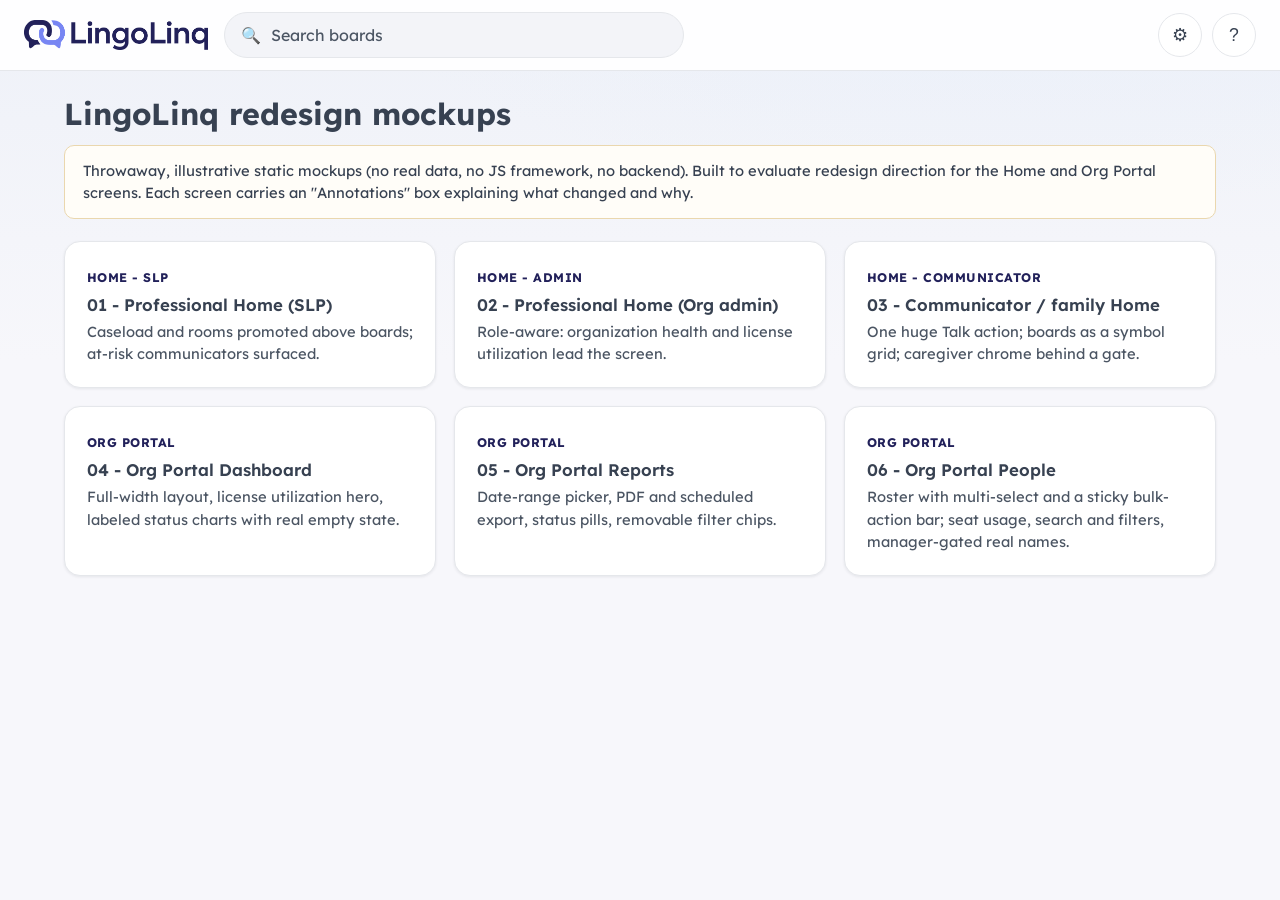
<file: index.html>
<!DOCTYPE html>
<html lang="en">
<head>
  <meta charset="UTF-8" />
  <meta name="viewport" content="width=device-width, initial-scale=1.0" />
  <title>LingoLinq Redesign Mockups - Gallery</title>
  <link rel="preconnect" href="https://fonts.googleapis.com" />
  <link rel="preconnect" href="https://fonts.gstatic.com" crossorigin />
  <link href="https://fonts.googleapis.com/css2?family=Lexend:wght@400;500;600;700&family=Atkinson+Hyperlegible:wght@400;700&display=swap" rel="stylesheet" />
  <link rel="icon" type="image/png" href="favicon.png" />
    <link rel="stylesheet" href="style.css?v=3" />
</head>
<body>
  <header class="topbar">
    <a class="brand" href="index.html"><img src="lingolinq-logo.png" alt="LingoLinq" height="30" /></a>
    <div class="search" role="search">
      <span aria-hidden="true">&#128269;</span>
      <input type="search" placeholder="Search boards" aria-label="Search boards" />
    </div>
    <div class="topbar-right">
      <button class="icon-btn" aria-label="Settings">&#9881;</button>
      <button class="icon-btn" aria-label="Help">?</button>
    </div>
  </header>

  <main>
    <h1>LingoLinq redesign mockups</h1>
    <div class="note-banner">
      Throwaway, illustrative static mockups (no real data, no JS framework, no backend). Built to evaluate redesign
      direction for the Home and Org Portal screens. Each screen carries an "Annotations" box explaining what changed and why.
    </div>

    <section class="gallery-grid">
      <a class="card gallery-card" href="01-home-slp.html">
        <span class="tag">Home - SLP</span>
        <h3>01 - Professional Home (SLP)</h3>
        <p>Caseload and rooms promoted above boards; at-risk communicators surfaced.</p>
      </a>
      <a class="card gallery-card" href="02-home-admin.html">
        <span class="tag">Home - Admin</span>
        <h3>02 - Professional Home (Org admin)</h3>
        <p>Role-aware: organization health and license utilization lead the screen.</p>
      </a>
      <a class="card gallery-card" href="03-home-communicator.html">
        <span class="tag">Home - Communicator</span>
        <h3>03 - Communicator / family Home</h3>
        <p>One huge Talk action; boards as a symbol grid; caregiver chrome behind a gate.</p>
      </a>
      <a class="card gallery-card" href="04-org-portal-landing.html">
        <span class="tag">Org Portal</span>
        <h3>04 - Org Portal Dashboard</h3>
        <p>Full-width layout, license utilization hero, labeled status charts with real empty state.</p>
      </a>
      <a class="card gallery-card" href="05-org-reports.html">
        <span class="tag">Org Portal</span>
        <h3>05 - Org Portal Reports</h3>
        <p>Date-range picker, PDF and scheduled export, status pills, removable filter chips.</p>
      </a>
      <a class="card gallery-card" href="06-org-people.html">
        <span class="tag">Org Portal</span>
        <h3>06 - Org Portal People</h3>
        <p>Roster with multi-select and a sticky bulk-action bar; seat usage, search and filters, manager-gated real names.</p>
      </a>
    </section>
  </main>
</body>
</html>
</file>
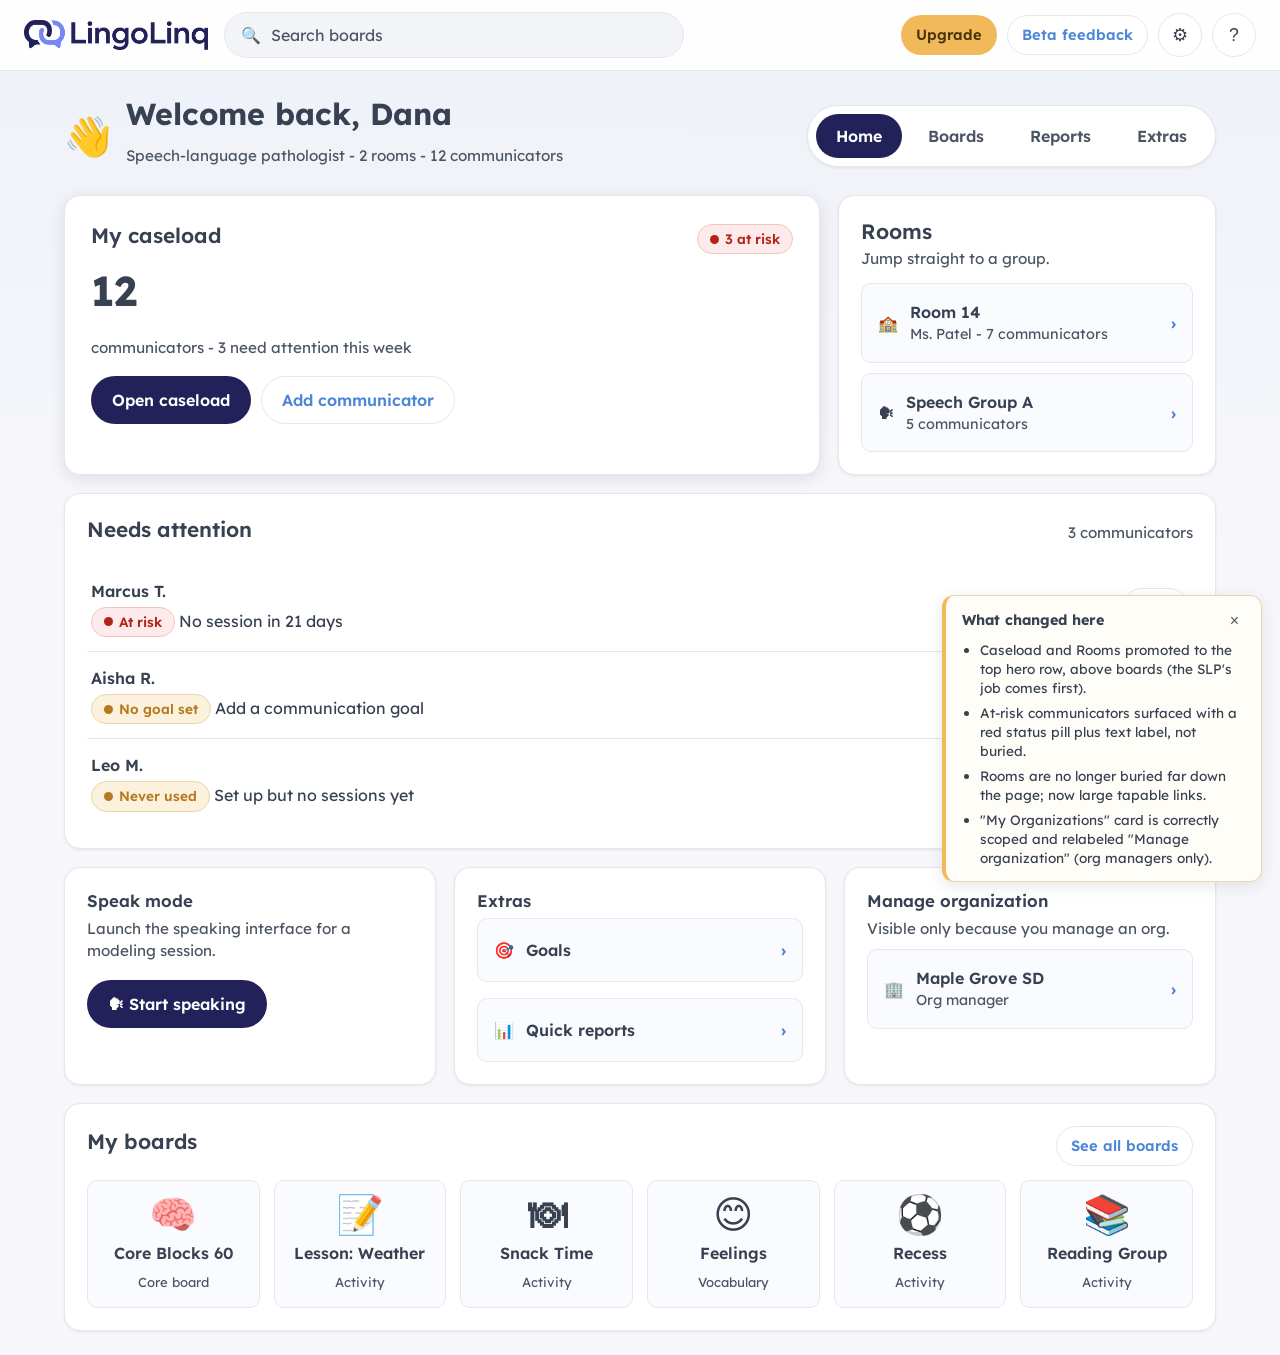
<file: 01-home-slp.html>
<!DOCTYPE html>
<html lang="en">
<head>
  <meta charset="UTF-8" />
  <meta name="viewport" content="width=device-width, initial-scale=1.0" />
  <title>LingoLinq - Home (SLP)</title>
  <link rel="preconnect" href="https://fonts.googleapis.com" />
  <link rel="preconnect" href="https://fonts.gstatic.com" crossorigin />
  <link href="https://fonts.googleapis.com/css2?family=Lexend:wght@400;500;600;700&family=Atkinson+Hyperlegible:wght@400;700&display=swap" rel="stylesheet" />
  <link rel="icon" type="image/png" href="favicon.png" />
    <link rel="stylesheet" href="style.css?v=2" />
</head>
<body>
  <header class="topbar">
    <a class="brand" href="index.html"><img src="lingolinq-logo.png" alt="LingoLinq" height="30" /></a>
    <div class="search" role="search">
      <span aria-hidden="true">&#128269;</span>
      <input type="search" placeholder="Search boards" aria-label="Search boards" />
    </div>
    <div class="topbar-right">
      <a class="btn btn-amber btn-sm" href="#">Upgrade</a>
      <button class="btn btn-ghost btn-sm" type="button">Beta feedback</button>
      <button class="icon-btn" aria-label="Settings">&#9881;</button>
      <button class="icon-btn" aria-label="Help">?</button>
    </div>
  </header>

  <main>
    <div class="page-head">
      <div class="greeting">
        <span class="emoji" aria-hidden="true">&#128075;</span>
        <div>
          <h1>Welcome back, Dana</h1>
          <p class="subtle">Speech-language pathologist - 2 rooms - 12 communicators</p>
        </div>
      </div>
      <nav class="tabs" aria-label="Primary">
        <a class="tab" href="01-home-slp.html" aria-current="page">Home</a>
        <a class="tab" href="#">Boards</a>
        <a class="tab" href="#">Reports</a>
        <a class="tab" href="#">Extras</a>
      </nav>
    </div>

    <!-- HERO ROW: caseload dominant + rooms -->
    <section class="row row-2">
      <div class="card card-hero">
        <div class="card-head">
          <h2 class="mt0">My caseload</h2>
          <span class="pill pill-risk"><span class="dot-status dot-risk" aria-hidden="true"></span>3 at risk</span>
        </div>
        <p class="big-num">12</p>
        <p class="subtle" style="margin-top:4px;">communicators - 3 need attention this week</p>
        <div class="flex" style="margin-top:16px;">
          <a class="btn btn-primary" href="#">Open caseload</a>
          <a class="btn btn-ghost" href="#">Add communicator</a>
        </div>
      </div>

      <div class="card">
        <h2 class="mt0">Rooms</h2>
        <p class="subtle" style="margin-top:-4px;margin-bottom:12px;">Jump straight to a group.</p>
        <a class="taplink" href="#">
          <span aria-hidden="true">&#127979;</span>
          <span class="lead">Room 14 <span class="meta">Ms. Patel - 7 communicators</span></span>
          <span class="chev" aria-hidden="true">&rsaquo;</span>
        </a>
        <a class="taplink" href="#">
          <span aria-hidden="true">&#128483;</span>
          <span class="lead">Speech Group A <span class="meta">5 communicators</span></span>
          <span class="chev" aria-hidden="true">&rsaquo;</span>
        </a>
      </div>
    </section>

    <!-- SECOND ROW: needs attention -->
    <section class="card" style="margin-bottom:18px;">
      <div class="card-head">
        <h2 class="mt0">Needs attention</h2>
        <span class="subtle">3 communicators</span>
      </div>
      <ul class="attn-list">
        <li>
          <span class="attn-left">
            <span class="attn-name">Marcus T.</span>
            <span><span class="pill pill-risk"><span class="dot-status dot-risk" aria-hidden="true"></span>At risk</span> No session in 21 days</span>
          </span>
          <a class="btn btn-ghost btn-sm" href="#">View</a>
        </li>
        <li>
          <span class="attn-left">
            <span class="attn-name">Aisha R.</span>
            <span><span class="pill pill-warn"><span class="dot-status dot-warn" aria-hidden="true"></span>No goal set</span> Add a communication goal</span>
          </span>
          <a class="btn btn-ghost btn-sm" href="#">View</a>
        </li>
        <li>
          <span class="attn-left">
            <span class="attn-name">Leo M.</span>
            <span><span class="pill pill-warn"><span class="dot-status dot-warn" aria-hidden="true"></span>Never used</span> Set up but no sessions yet</span>
          </span>
          <a class="btn btn-ghost btn-sm" href="#">View</a>
        </li>
      </ul>
    </section>

    <!-- THIRD ROW: speak mode + boards + extras -->
    <section class="row row-3">
      <div class="card">
        <h3 class="mt0">Speak mode</h3>
        <p class="subtle">Launch the speaking interface for a modeling session.</p>
        <a class="btn btn-primary" href="#" style="margin-top:8px;">&#128483; Start speaking</a>
      </div>
      <div class="card">
        <h3 class="mt0">Extras</h3>
        <div class="stack" style="margin-top:6px;">
          <a class="taplink" href="#"><span aria-hidden="true">&#127919;</span><span class="lead">Goals</span><span class="chev" aria-hidden="true">&rsaquo;</span></a>
          <a class="taplink" href="#"><span aria-hidden="true">&#128202;</span><span class="lead">Quick reports</span><span class="chev" aria-hidden="true">&rsaquo;</span></a>
        </div>
      </div>
      <div class="card">
        <h3 class="mt0">Manage organization</h3>
        <p class="subtle">Visible only because you manage an org.</p>
        <a class="taplink" href="04-org-portal-landing.html">
          <span aria-hidden="true">&#127970;</span>
          <span class="lead">Maple Grove SD <span class="meta">Org manager</span></span>
          <span class="chev" aria-hidden="true">&rsaquo;</span>
        </a>
      </div>
    </section>

    <!-- Boards as wrapping grid (no carousel) -->
    <section class="card">
      <div class="card-head">
        <h2 class="mt0">My boards</h2>
        <a class="btn btn-ghost btn-sm" href="#">See all boards</a>
      </div>
      <div class="board-grid">
        <a class="board-tile" href="#"><span class="sym" aria-hidden="true">&#129504;</span>Core Blocks 60<span class="sub">Core board</span></a>
        <a class="board-tile" href="#"><span class="sym" aria-hidden="true">&#128221;</span>Lesson: Weather<span class="sub">Activity</span></a>
        <a class="board-tile" href="#"><span class="sym" aria-hidden="true">&#127869;</span>Snack Time<span class="sub">Activity</span></a>
        <a class="board-tile" href="#"><span class="sym" aria-hidden="true">&#128522;</span>Feelings<span class="sub">Vocabulary</span></a>
        <a class="board-tile" href="#"><span class="sym" aria-hidden="true">&#9917;</span>Recess<span class="sub">Activity</span></a>
        <a class="board-tile" href="#"><span class="sym" aria-hidden="true">&#128218;</span>Reading Group<span class="sub">Activity</span></a>
      </div>
    </section>
  </main>

  <aside class="annotations" aria-label="What changed on this screen">
    <h4>What changed here <button class="x" aria-label="Dismiss">&times;</button></h4>
    <ul>
      <li>Caseload and Rooms promoted to the top hero row, above boards (the SLP's job comes first).</li>
      <li>At-risk communicators surfaced with a red status pill plus text label, not buried.</li>
      <li>Rooms are no longer buried far down the page; now large tapable links.</li>
      <li>"My Organizations" card is correctly scoped and relabeled "Manage organization" (org managers only).</li>
    </ul>
  </aside>
</body>
</html>
</file>
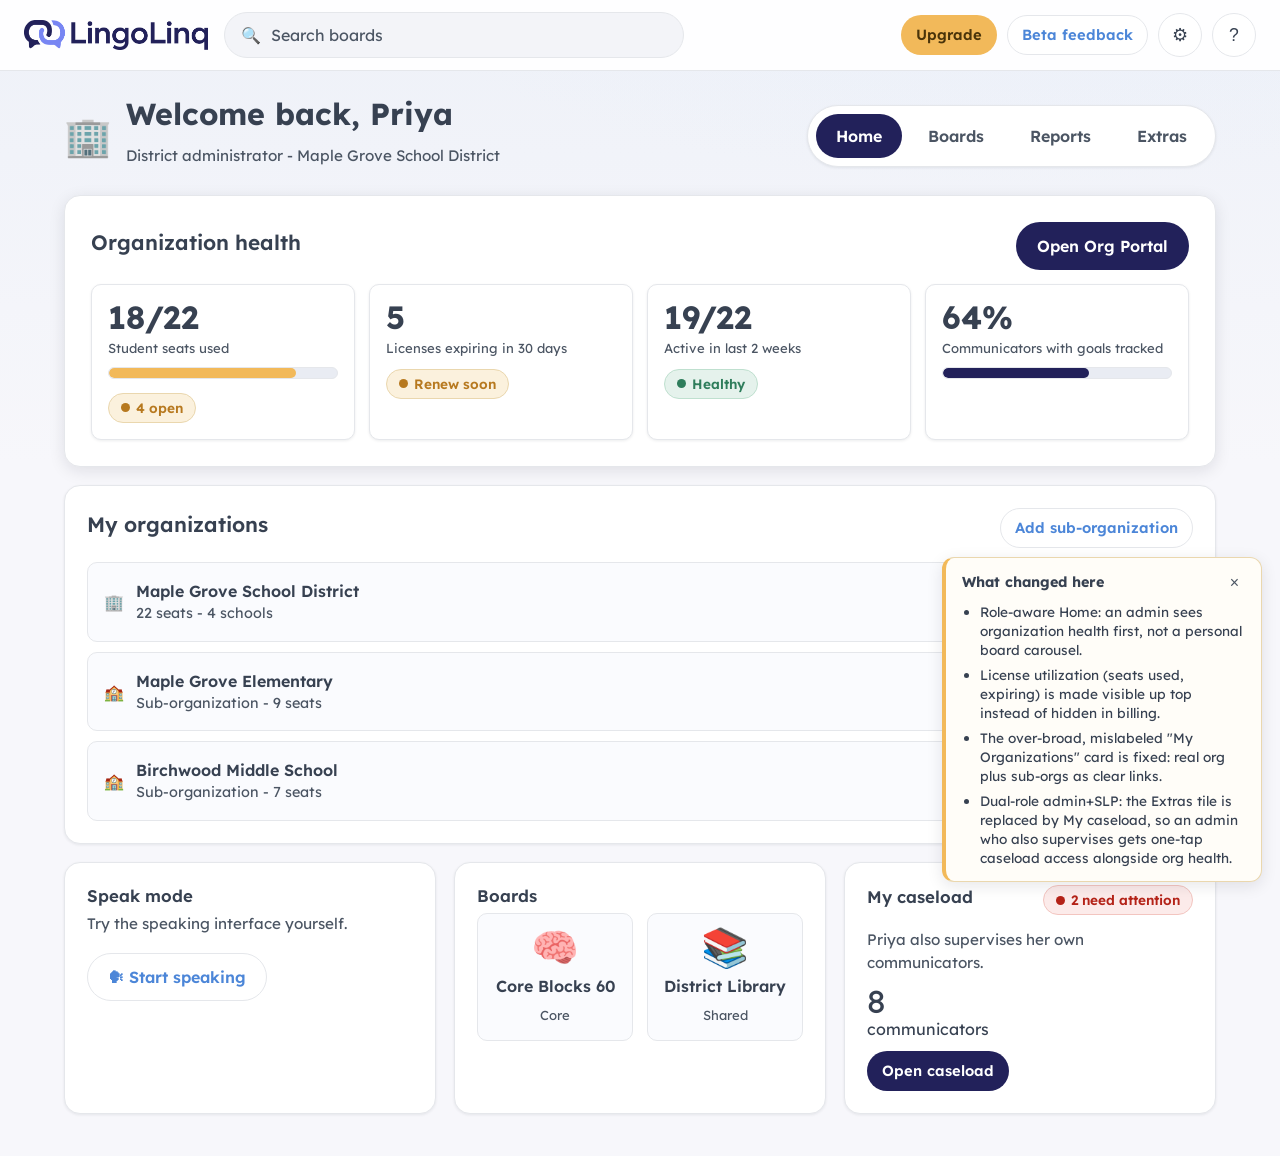
<file: 02-home-admin.html>
<!DOCTYPE html>
<html lang="en">
<head>
  <meta charset="UTF-8" />
  <meta name="viewport" content="width=device-width, initial-scale=1.0" />
  <title>LingoLinq - Home (Org admin)</title>
  <link rel="preconnect" href="https://fonts.googleapis.com" />
  <link rel="preconnect" href="https://fonts.gstatic.com" crossorigin />
  <link href="https://fonts.googleapis.com/css2?family=Lexend:wght@400;500;600;700&family=Atkinson+Hyperlegible:wght@400;700&display=swap" rel="stylesheet" />
  <link rel="icon" type="image/png" href="favicon.png" />
    <link rel="stylesheet" href="style.css?v=2" />
</head>
<body>
  <header class="topbar">
    <a class="brand" href="index.html"><img src="lingolinq-logo.png" alt="LingoLinq" height="30" /></a>
    <div class="search" role="search">
      <span aria-hidden="true">&#128269;</span>
      <input type="search" placeholder="Search boards" aria-label="Search boards" />
    </div>
    <div class="topbar-right">
      <a class="btn btn-amber btn-sm" href="#">Upgrade</a>
      <button class="btn btn-ghost btn-sm" type="button">Beta feedback</button>
      <button class="icon-btn" aria-label="Settings">&#9881;</button>
      <button class="icon-btn" aria-label="Help">?</button>
    </div>
  </header>

  <main>
    <div class="page-head">
      <div class="greeting">
        <span class="emoji" aria-hidden="true">&#127970;</span>
        <div>
          <h1>Welcome back, Priya</h1>
          <p class="subtle">District administrator - Maple Grove School District</p>
        </div>
      </div>
      <nav class="tabs" aria-label="Primary">
        <a class="tab" href="02-home-admin.html" aria-current="page">Home</a>
        <a class="tab" href="#">Boards</a>
        <a class="tab" href="#">Reports</a>
        <a class="tab" href="#">Extras</a>
      </nav>
    </div>

    <!-- HERO ROW: organization health -->
    <section class="card card-hero" style="margin-bottom:18px;">
      <div class="card-head">
        <h2 class="mt0">Organization health</h2>
        <a class="btn btn-primary" href="04-org-portal-landing.html">Open Org Portal</a>
      </div>
      <div class="kpi-grid">
        <div class="kpi">
          <div class="num">18/22</div>
          <div class="lbl">Student seats used</div>
          <div class="progress amber"><span style="width:82%"></span></div>
          <span class="pill pill-warn" style="margin-top:6px;"><span class="dot-status dot-warn" aria-hidden="true"></span>4 open</span>
        </div>
        <div class="kpi">
          <div class="num">5</div>
          <div class="lbl">Licenses expiring in 30 days</div>
          <span class="pill pill-warn" style="margin-top:10px;"><span class="dot-status dot-warn" aria-hidden="true"></span>Renew soon</span>
        </div>
        <div class="kpi">
          <div class="num">19/22</div>
          <div class="lbl">Active in last 2 weeks</div>
          <span class="pill pill-ok" style="margin-top:10px;"><span class="dot-status dot-ok" aria-hidden="true"></span>Healthy</span>
        </div>
        <div class="kpi">
          <div class="num">64%</div>
          <div class="lbl">Communicators with goals tracked</div>
          <div class="progress"><span style="width:64%"></span></div>
        </div>
      </div>
    </section>

    <!-- SECOND ROW: My Organizations prominent -->
    <section class="card" style="margin-bottom:18px;">
      <div class="card-head">
        <h2 class="mt0">My organizations</h2>
        <a class="btn btn-ghost btn-sm" href="#">Add sub-organization</a>
      </div>
      <a class="taplink" href="04-org-portal-landing.html">
        <span aria-hidden="true">&#127970;</span>
        <span class="lead">Maple Grove School District <span class="meta">22 seats - 4 schools</span></span>
        <span class="chev" aria-hidden="true">&rsaquo;</span>
      </a>
      <a class="taplink" href="#">
        <span aria-hidden="true">&#127979;</span>
        <span class="lead">Maple Grove Elementary <span class="meta">Sub-organization - 9 seats</span></span>
        <span class="chev" aria-hidden="true">&rsaquo;</span>
      </a>
      <a class="taplink" href="#">
        <span aria-hidden="true">&#127979;</span>
        <span class="lead">Birchwood Middle School <span class="meta">Sub-organization - 7 seats</span></span>
        <span class="chev" aria-hidden="true">&rsaquo;</span>
      </a>
    </section>

    <!-- THIRD ROW: speak mode + boards + extras (smaller) -->
    <section class="row row-3">
      <div class="card">
        <h3 class="mt0">Speak mode</h3>
        <p class="subtle">Try the speaking interface yourself.</p>
        <a class="btn btn-ghost" href="#" style="margin-top:8px;">&#128483; Start speaking</a>
      </div>
      <div class="card">
        <h3 class="mt0">Boards</h3>
        <div class="board-grid">
          <a class="board-tile" href="#"><span class="sym" aria-hidden="true">&#129504;</span>Core Blocks 60<span class="sub">Core</span></a>
          <a class="board-tile" href="#"><span class="sym" aria-hidden="true">&#128218;</span>District Library<span class="sub">Shared</span></a>
        </div>
      </div>
      <div class="card">
        <div class="card-head">
          <h3 class="mt0">My caseload</h3>
          <span class="pill pill-risk"><span class="dot-status dot-risk" aria-hidden="true"></span>2 need attention</span>
        </div>
        <p class="subtle" style="margin:4px 0 10px;">Priya also supervises her own communicators.</p>
        <div class="num" style="font-size:2rem; line-height:1;">8</div>
        <div class="lbl" style="margin-bottom:10px;">communicators</div>
        <a class="btn btn-primary btn-sm" href="01-home-slp.html">Open caseload</a>
      </div>
    </section>
  </main>

  <aside class="annotations" aria-label="What changed on this screen">
    <h4>What changed here <button class="x" aria-label="Dismiss">&times;</button></h4>
    <ul>
      <li>Role-aware Home: an admin sees organization health first, not a personal board carousel.</li>
      <li>License utilization (seats used, expiring) is made visible up top instead of hidden in billing.</li>
      <li>The over-broad, mislabeled "My Organizations" card is fixed: real org plus sub-orgs as clear links.</li>
      <li>Dual-role admin+SLP: the Extras tile is replaced by My caseload, so an admin who also supervises gets one-tap caseload access alongside org health.</li>
    </ul>
  </aside>
</body>
</html>
</file>
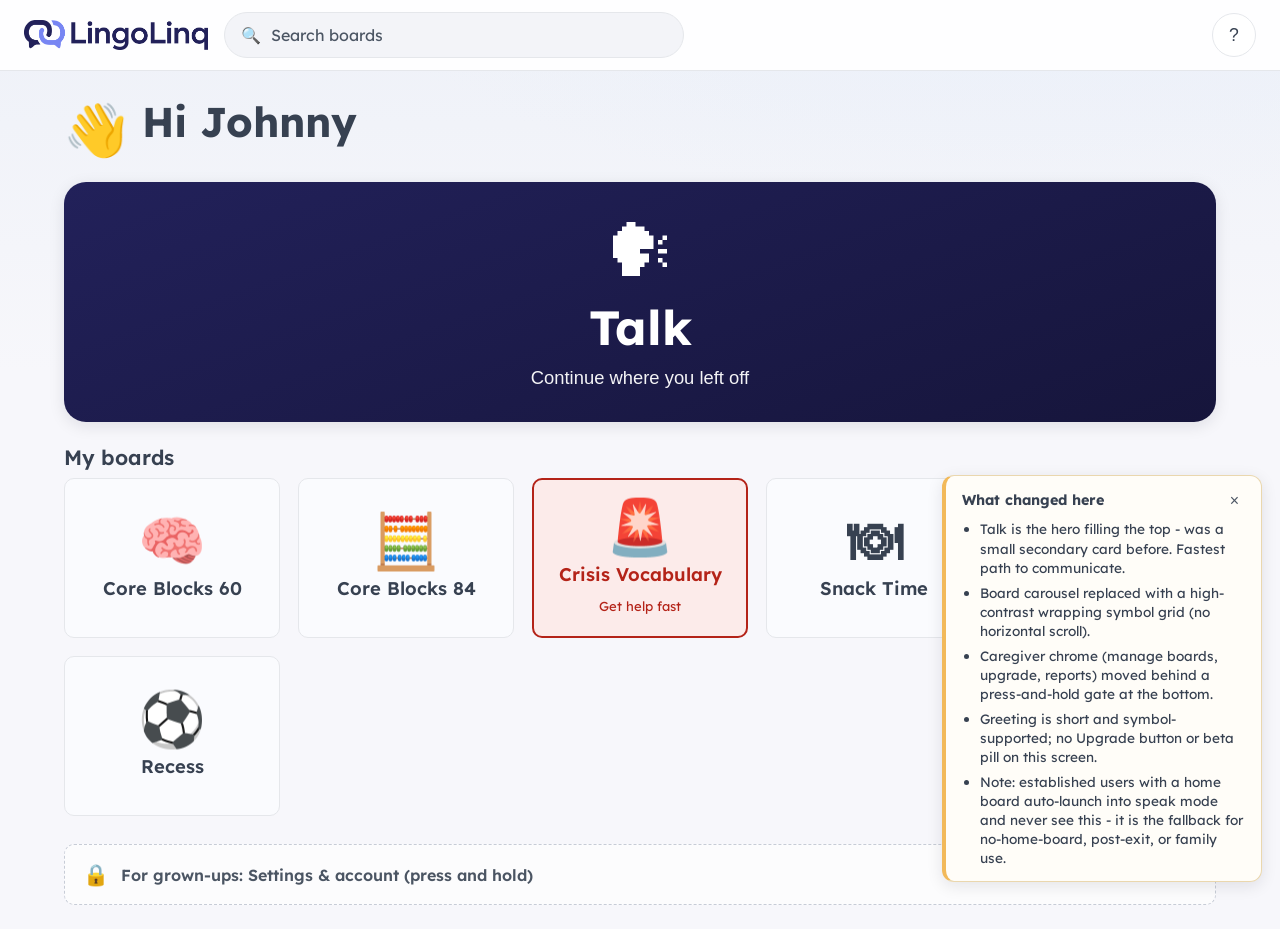
<file: 03-home-communicator.html>
<!DOCTYPE html>
<html lang="en">
<head>
  <meta charset="UTF-8" />
  <meta name="viewport" content="width=device-width, initial-scale=1.0" />
  <title>LingoLinq - Home (Communicator)</title>
  <link rel="preconnect" href="https://fonts.googleapis.com" />
  <link rel="preconnect" href="https://fonts.gstatic.com" crossorigin />
  <link href="https://fonts.googleapis.com/css2?family=Lexend:wght@400;500;600;700&family=Atkinson+Hyperlegible:wght@400;700&display=swap" rel="stylesheet" />
  <link rel="icon" type="image/png" href="favicon.png" />
    <link rel="stylesheet" href="style.css?v=2" />
</head>
<body>
  <header class="topbar">
    <a class="brand" href="index.html"><img src="lingolinq-logo.png" alt="LingoLinq" height="30" /></a>
    <div class="search" role="search">
      <span aria-hidden="true">&#128269;</span>
      <input type="search" placeholder="Search boards" aria-label="Search boards" />
    </div>
    <div class="topbar-right">
      <button class="icon-btn" aria-label="Help">?</button>
    </div>
  </header>

  <main>
    <div class="greeting" style="margin-bottom:18px;">
      <span class="emoji" aria-hidden="true" style="font-size:3.2rem;">&#128075;</span>
      <h1 style="font-size:2.6rem;">Hi Johnny</h1>
    </div>

    <!-- HERO: huge TALK -->
    <button class="talk-hero" type="button">
      <span class="talk-icon" aria-hidden="true">&#128483;</span>
      <span class="talk-label">Talk</span>
      <span class="talk-sub">Continue where you left off</span>
    </button>

    <!-- Boards as large symbol tiles, wrapping grid -->
    <h2>My boards</h2>
    <section class="board-grid symbol-grid">
      <a class="board-tile" href="#"><span class="sym" aria-hidden="true">&#129504;</span>Core Blocks 60</a>
      <a class="board-tile" href="#"><span class="sym" aria-hidden="true">&#129518;</span>Core Blocks 84</a>
      <a class="board-tile crisis" href="#"><span class="sym" aria-hidden="true">&#128680;</span>Crisis Vocabulary<span class="sub">Get help fast</span></a>
      <a class="board-tile" href="#"><span class="sym" aria-hidden="true">&#127869;</span>Snack Time</a>
      <a class="board-tile" href="#"><span class="sym" aria-hidden="true">&#128522;</span>Feelings</a>
      <a class="board-tile" href="#"><span class="sym" aria-hidden="true">&#9917;</span>Recess</a>
    </section>

    <!-- caregiver gate -->
    <div class="gate">
      <span class="lock" aria-hidden="true">&#128274;</span>
      <span class="gate-text">For grown-ups: Settings &amp; account (press and hold)</span>
    </div>
  </main>

  <aside class="annotations" aria-label="What changed on this screen">
    <h4>What changed here <button class="x" aria-label="Dismiss">&times;</button></h4>
    <ul>
      <li>Talk is the hero filling the top - was a small secondary card before. Fastest path to communicate.</li>
      <li>Board carousel replaced with a high-contrast wrapping symbol grid (no horizontal scroll).</li>
      <li>Caregiver chrome (manage boards, upgrade, reports) moved behind a press-and-hold gate at the bottom.</li>
      <li>Greeting is short and symbol-supported; no Upgrade button or beta pill on this screen.</li>
      <li>Note: established users with a home board auto-launch into speak mode and never see this - it is the fallback for no-home-board, post-exit, or family use.</li>
    </ul>
  </aside>
</body>
</html>
</file>
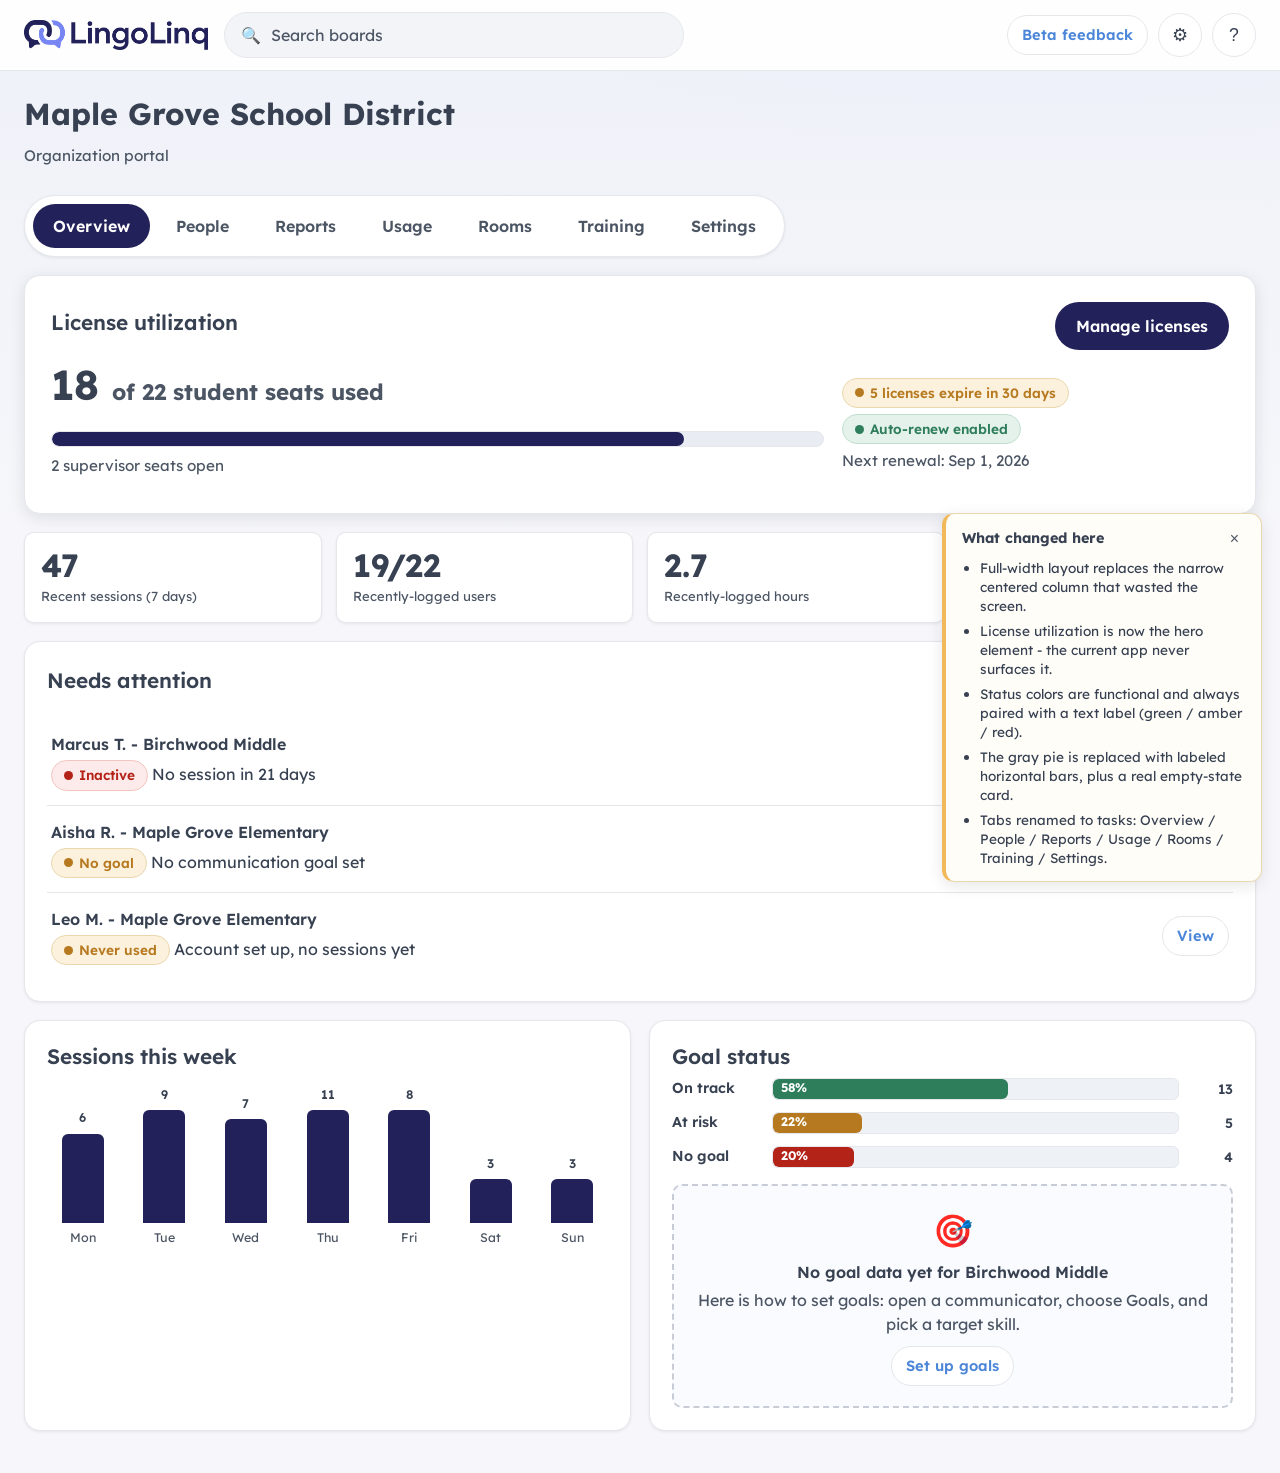
<file: 04-org-portal-landing.html>
<!DOCTYPE html>
<html lang="en">
<head>
  <meta charset="UTF-8" />
  <meta name="viewport" content="width=device-width, initial-scale=1.0" />
  <title>LingoLinq - Org Portal Dashboard</title>
  <link rel="preconnect" href="https://fonts.googleapis.com" />
  <link rel="preconnect" href="https://fonts.gstatic.com" crossorigin />
  <link href="https://fonts.googleapis.com/css2?family=Lexend:wght@400;500;600;700&family=Atkinson+Hyperlegible:wght@400;700&display=swap" rel="stylesheet" />
  <link rel="icon" type="image/png" href="favicon.png" />
    <link rel="stylesheet" href="style.css?v=3" />
</head>
<body>
  <header class="topbar">
    <a class="brand" href="index.html"><img src="lingolinq-logo.png" alt="LingoLinq" height="30" /></a>
    <div class="search" role="search">
      <span aria-hidden="true">&#128269;</span>
      <input type="search" placeholder="Search boards" aria-label="Search boards" />
    </div>
    <div class="topbar-right">
      <button class="btn btn-ghost btn-sm" type="button">Beta feedback</button>
      <button class="icon-btn" aria-label="Settings">&#9881;</button>
      <button class="icon-btn" aria-label="Help">?</button>
    </div>
  </header>

  <main class="wide">
    <div class="page-head">
      <div>
        <h1>Maple Grove School District</h1>
        <p class="subtle">Organization portal</p>
      </div>
    </div>

    <nav class="tabs" aria-label="Org portal" style="margin-bottom:18px;">
      <a class="tab" href="04-org-portal-landing.html" aria-current="page">Overview</a>
      <a class="tab" href="06-org-people.html">People</a>
      <a class="tab" href="05-org-reports.html">Reports</a>
      <a class="tab" href="#">Usage</a>
      <a class="tab" href="#">Rooms</a>
      <a class="tab" href="#">Training</a>
      <a class="tab" href="#">Settings</a>
    </nav>

    <!-- HERO: license utilization, full width -->
    <section class="card card-hero" style="margin-bottom:18px;">
      <div class="card-head">
        <h2 class="mt0">License utilization</h2>
        <a class="btn btn-primary" href="#">Manage licenses</a>
      </div>
      <div class="row row-2" style="margin-bottom:0;">
        <div>
          <p class="big-num">18 <span class="muted" style="font-size:1.4rem;">of 22 student seats used</span></p>
          <div class="progress" style="height:16px;"><span style="width:82%"></span></div>
          <p class="subtle" style="margin-top:8px;">2 supervisor seats open</p>
        </div>
        <div class="stack" style="justify-content:center;">
          <span class="pill pill-warn" style="align-self:flex-start;"><span class="dot-status dot-warn" aria-hidden="true"></span>5 licenses expire in 30 days</span>
          <span class="pill pill-ok" style="align-self:flex-start;"><span class="dot-status dot-ok" aria-hidden="true"></span>Auto-renew enabled</span>
          <span class="subtle">Next renewal: Sep 1, 2026</span>
        </div>
      </div>
    </section>

    <!-- KPI strip -->
    <section class="kpi-grid" style="margin-bottom:18px;">
      <div class="kpi"><div class="num">47</div><div class="lbl">Recent sessions (7 days)</div></div>
      <div class="kpi"><div class="num">19/22</div><div class="lbl">Recently-logged users</div></div>
      <div class="kpi"><div class="num">2.7</div><div class="lbl">Recently-logged hours</div></div>
      <div class="kpi"><div class="num">5d</div><div class="lbl">Since last session</div></div>
    </section>

    <!-- Needs attention -->
    <section class="card" style="margin-bottom:18px;">
      <div class="card-head">
        <h2 class="mt0">Needs attention</h2>
        <a class="btn btn-ghost btn-sm" href="05-org-reports.html">View all</a>
      </div>
      <ul class="attn-list">
        <li>
          <span class="attn-left">
            <span class="attn-name">Marcus T. - Birchwood Middle</span>
            <span><span class="pill pill-risk"><span class="dot-status dot-risk" aria-hidden="true"></span>Inactive</span> No session in 21 days</span>
          </span>
          <a class="btn btn-ghost btn-sm" href="#">View</a>
        </li>
        <li>
          <span class="attn-left">
            <span class="attn-name">Aisha R. - Maple Grove Elementary</span>
            <span><span class="pill pill-warn"><span class="dot-status dot-warn" aria-hidden="true"></span>No goal</span> No communication goal set</span>
          </span>
          <a class="btn btn-ghost btn-sm" href="#">View</a>
        </li>
        <li>
          <span class="attn-left">
            <span class="attn-name">Leo M. - Maple Grove Elementary</span>
            <span><span class="pill pill-warn"><span class="dot-status dot-warn" aria-hidden="true"></span>Never used</span> Account set up, no sessions yet</span>
          </span>
          <a class="btn btn-ghost btn-sm" href="#">View</a>
        </li>
      </ul>
    </section>

    <!-- Charts row -->
    <section class="row row-eq2">
      <div class="card">
        <h2 class="mt0">Sessions this week</h2>
        <div class="bar-chart" role="img" aria-label="Bar chart of sessions per day: Monday 6, Tuesday 9, Wednesday 7, Thursday 11, Friday 8, Saturday 3, Sunday 3">
          <div class="bar-col"><span class="bval">6</span><span class="bar" style="height:55%"></span><span class="blbl">Mon</span></div>
          <div class="bar-col"><span class="bval">9</span><span class="bar" style="height:82%"></span><span class="blbl">Tue</span></div>
          <div class="bar-col"><span class="bval">7</span><span class="bar" style="height:64%"></span><span class="blbl">Wed</span></div>
          <div class="bar-col"><span class="bval">11</span><span class="bar" style="height:100%"></span><span class="blbl">Thu</span></div>
          <div class="bar-col"><span class="bval">8</span><span class="bar" style="height:73%"></span><span class="blbl">Fri</span></div>
          <div class="bar-col"><span class="bval">3</span><span class="bar" style="height:27%"></span><span class="blbl">Sat</span></div>
          <div class="bar-col"><span class="bval">3</span><span class="bar" style="height:27%"></span><span class="blbl">Sun</span></div>
        </div>
      </div>

      <div class="card">
        <h2 class="mt0">Goal status</h2>
        <div class="hbar-row">
          <span class="hlbl">On track</span>
          <span class="hbar-track"><span class="hbar-fill ok" style="width:58%">58%</span></span>
          <span class="hval">13</span>
        </div>
        <div class="hbar-row">
          <span class="hlbl">At risk</span>
          <span class="hbar-track"><span class="hbar-fill warn" style="width:22%">22%</span></span>
          <span class="hval">5</span>
        </div>
        <div class="hbar-row">
          <span class="hlbl">No goal</span>
          <span class="hbar-track"><span class="hbar-fill risk" style="width:20%">20%</span></span>
          <span class="hval">4</span>
        </div>

        <div class="empty-state" style="margin-top:16px;">
          <div class="es-icon" aria-hidden="true">&#127919;</div>
          <p style="margin:6px 0 4px;color:var(--ink);font-weight:600;">No goal data yet for Birchwood Middle</p>
          <p style="margin:0;">Here is how to set goals: open a communicator, choose Goals, and pick a target skill.</p>
          <a class="btn btn-ghost btn-sm" href="#" style="margin-top:10px;">Set up goals</a>
        </div>
      </div>
    </section>
  </main>

  <aside class="annotations" aria-label="What changed on this screen">
    <h4>What changed here <button class="x" aria-label="Dismiss">&times;</button></h4>
    <ul>
      <li>Full-width layout replaces the narrow centered column that wasted the screen.</li>
      <li>License utilization is now the hero element - the current app never surfaces it.</li>
      <li>Status colors are functional and always paired with a text label (green / amber / red).</li>
      <li>The gray pie is replaced with labeled horizontal bars, plus a real empty-state card.</li>
      <li>Tabs renamed to tasks: Overview / People / Reports / Usage / Rooms / Training / Settings.</li>
    </ul>
  </aside>
</body>
</html>
</file>
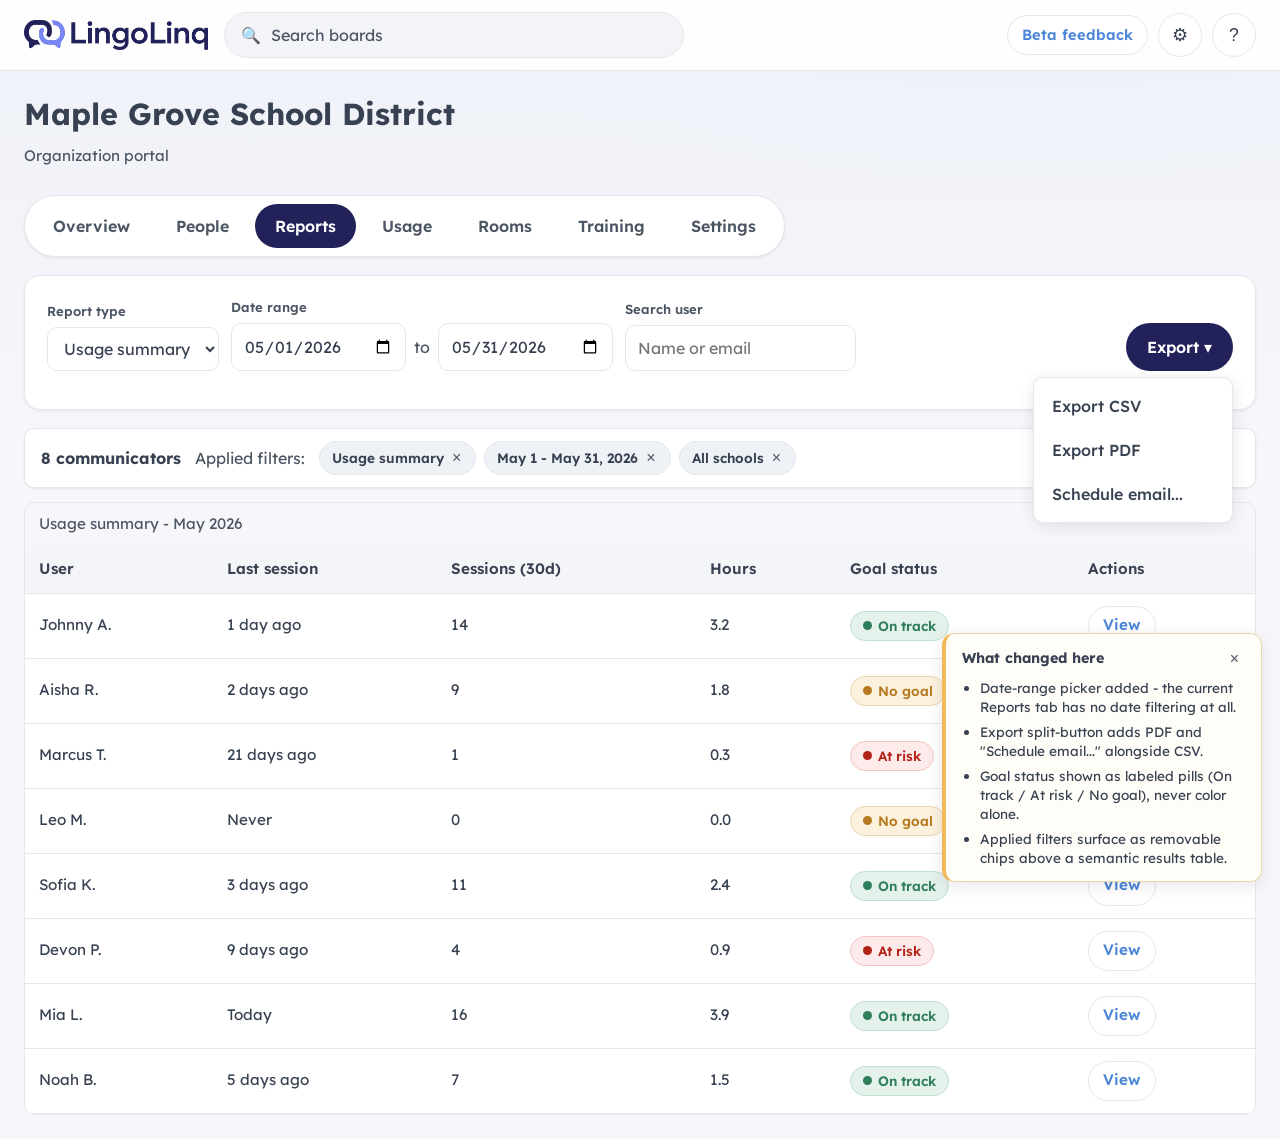
<file: 05-org-reports.html>
<!DOCTYPE html>
<html lang="en">
<head>
  <meta charset="UTF-8" />
  <meta name="viewport" content="width=device-width, initial-scale=1.0" />
  <title>LingoLinq - Org Portal Reports</title>
  <link rel="preconnect" href="https://fonts.googleapis.com" />
  <link rel="preconnect" href="https://fonts.gstatic.com" crossorigin />
  <link href="https://fonts.googleapis.com/css2?family=Lexend:wght@400;500;600;700&family=Atkinson+Hyperlegible:wght@400;700&display=swap" rel="stylesheet" />
  <link rel="icon" type="image/png" href="favicon.png" />
    <link rel="stylesheet" href="style.css?v=3" />
</head>
<body>
  <header class="topbar">
    <a class="brand" href="index.html"><img src="lingolinq-logo.png" alt="LingoLinq" height="30" /></a>
    <div class="search" role="search">
      <span aria-hidden="true">&#128269;</span>
      <input type="search" placeholder="Search boards" aria-label="Search boards" />
    </div>
    <div class="topbar-right">
      <button class="btn btn-ghost btn-sm" type="button">Beta feedback</button>
      <button class="icon-btn" aria-label="Settings">&#9881;</button>
      <button class="icon-btn" aria-label="Help">?</button>
    </div>
  </header>

  <main class="wide">
    <div class="page-head">
      <div>
        <h1>Maple Grove School District</h1>
        <p class="subtle">Organization portal</p>
      </div>
    </div>

    <nav class="tabs" aria-label="Org portal" style="margin-bottom:18px;">
      <a class="tab" href="04-org-portal-landing.html">Overview</a>
      <a class="tab" href="06-org-people.html">People</a>
      <a class="tab" href="05-org-reports.html" aria-current="page">Reports</a>
      <a class="tab" href="#">Usage</a>
      <a class="tab" href="#">Rooms</a>
      <a class="tab" href="#">Training</a>
      <a class="tab" href="#">Settings</a>
    </nav>

    <!-- Controls bar -->
    <section class="card" style="margin-bottom:18px;">
      <div class="controls">
        <div class="field">
          <label for="rtype">Report type</label>
          <select id="rtype">
            <option>Usage summary</option>
            <option>Goal progress</option>
            <option>Session detail</option>
            <option>License activity</option>
          </select>
        </div>
        <div class="field">
          <label>Date range</label>
          <div class="daterange">
            <input type="date" value="2026-05-01" aria-label="Start date" />
            <span class="sep" aria-hidden="true">to</span>
            <input type="date" value="2026-05-31" aria-label="End date" />
          </div>
        </div>
        <div class="field">
          <label for="rsearch">Search user</label>
          <input type="search" id="rsearch" placeholder="Name or email" />
        </div>
        <div class="field" style="margin-left:auto;">
          <label>&nbsp;</label>
          <div class="split">
            <button class="btn btn-primary" type="button" aria-haspopup="true" aria-expanded="true">Export &#9662;</button>
            <div class="split-menu" role="menu">
              <a href="#" role="menuitem">Export CSV</a>
              <a href="#" role="menuitem">Export PDF</a>
              <a href="#" role="menuitem">Schedule email...</a>
            </div>
          </div>
        </div>
      </div>
    </section>

    <!-- Summary strip with removable chips -->
    <div class="summary-strip">
      <span class="count">8 communicators</span>
      <span class="muted">Applied filters:</span>
      <div class="chips">
        <span class="chip">Usage summary <button aria-label="Remove report type filter">&times;</button></span>
        <span class="chip">May 1 - May 31, 2026 <button aria-label="Remove date range filter">&times;</button></span>
        <span class="chip">All schools <button aria-label="Remove school filter">&times;</button></span>
      </div>
    </div>

    <!-- Results table -->
    <div class="table-wrap">
      <table class="data">
        <caption class="muted" style="text-align:left;padding:10px 14px;">Usage summary - May 2026</caption>
        <thead>
          <tr>
            <th scope="col">User</th>
            <th scope="col">Last session</th>
            <th scope="col">Sessions (30d)</th>
            <th scope="col">Hours</th>
            <th scope="col">Goal status</th>
            <th scope="col">Actions</th>
          </tr>
        </thead>
        <tbody>
          <tr>
            <td>Johnny A.</td><td>1 day ago</td><td>14</td><td>3.2</td>
            <td><span class="pill pill-ok"><span class="dot-status dot-ok" aria-hidden="true"></span>On track</span></td>
            <td><a class="btn btn-ghost" href="#">View</a></td>
          </tr>
          <tr>
            <td>Aisha R.</td><td>2 days ago</td><td>9</td><td>1.8</td>
            <td><span class="pill pill-warn"><span class="dot-status dot-warn" aria-hidden="true"></span>No goal</span></td>
            <td><a class="btn btn-ghost" href="#">View</a></td>
          </tr>
          <tr>
            <td>Marcus T.</td><td>21 days ago</td><td>1</td><td>0.3</td>
            <td><span class="pill pill-risk"><span class="dot-status dot-risk" aria-hidden="true"></span>At risk</span></td>
            <td><a class="btn btn-ghost" href="#">View</a></td>
          </tr>
          <tr>
            <td>Leo M.</td><td>Never</td><td>0</td><td>0.0</td>
            <td><span class="pill pill-warn"><span class="dot-status dot-warn" aria-hidden="true"></span>No goal</span></td>
            <td><a class="btn btn-ghost" href="#">View</a></td>
          </tr>
          <tr>
            <td>Sofia K.</td><td>3 days ago</td><td>11</td><td>2.4</td>
            <td><span class="pill pill-ok"><span class="dot-status dot-ok" aria-hidden="true"></span>On track</span></td>
            <td><a class="btn btn-ghost" href="#">View</a></td>
          </tr>
          <tr>
            <td>Devon P.</td><td>9 days ago</td><td>4</td><td>0.9</td>
            <td><span class="pill pill-risk"><span class="dot-status dot-risk" aria-hidden="true"></span>At risk</span></td>
            <td><a class="btn btn-ghost" href="#">View</a></td>
          </tr>
          <tr>
            <td>Mia L.</td><td>Today</td><td>16</td><td>3.9</td>
            <td><span class="pill pill-ok"><span class="dot-status dot-ok" aria-hidden="true"></span>On track</span></td>
            <td><a class="btn btn-ghost" href="#">View</a></td>
          </tr>
          <tr>
            <td>Noah B.</td><td>5 days ago</td><td>7</td><td>1.5</td>
            <td><span class="pill pill-ok"><span class="dot-status dot-ok" aria-hidden="true"></span>On track</span></td>
            <td><a class="btn btn-ghost" href="#">View</a></td>
          </tr>
        </tbody>
      </table>
    </div>
  </main>

  <aside class="annotations" aria-label="What changed on this screen">
    <h4>What changed here <button class="x" aria-label="Dismiss">&times;</button></h4>
    <ul>
      <li>Date-range picker added - the current Reports tab has no date filtering at all.</li>
      <li>Export split-button adds PDF and "Schedule email..." alongside CSV.</li>
      <li>Goal status shown as labeled pills (On track / At risk / No goal), never color alone.</li>
      <li>Applied filters surface as removable chips above a semantic results table.</li>
    </ul>
  </aside>
</body>
</html>
</file>
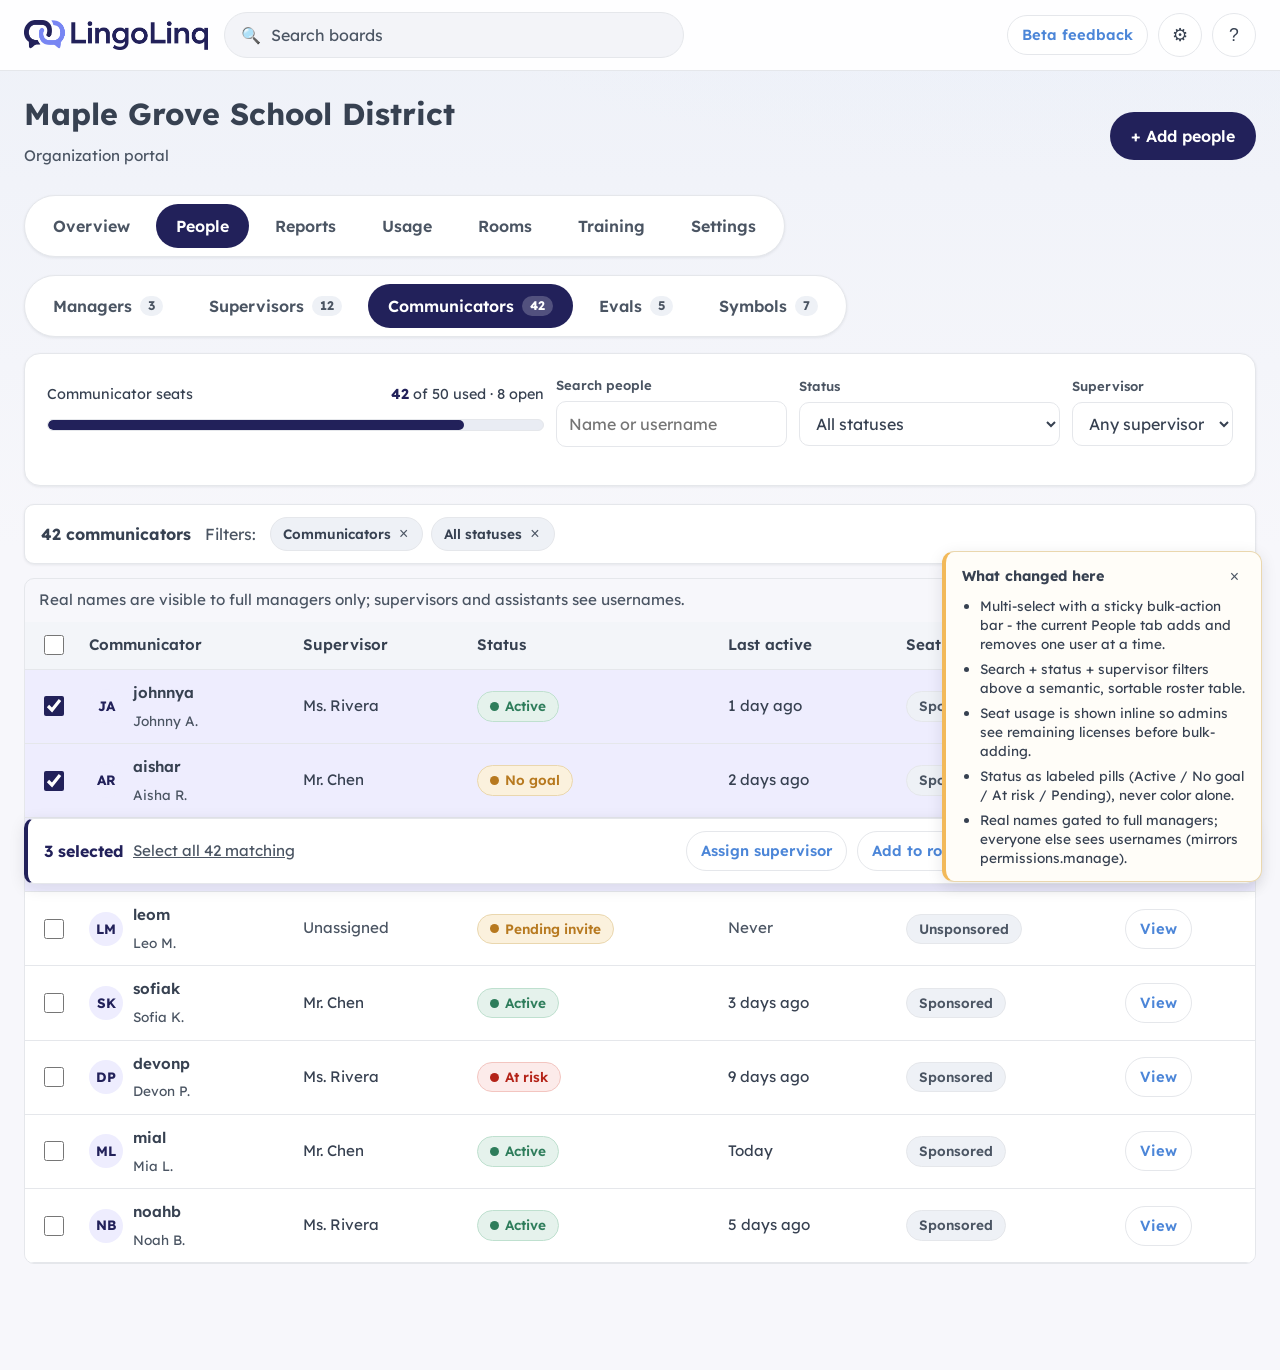
<file: 06-org-people.html>
<!DOCTYPE html>
<html lang="en">
<head>
  <meta charset="UTF-8" />
  <meta name="viewport" content="width=device-width, initial-scale=1.0" />
  <title>LingoLinq - Org Portal People</title>
  <link rel="preconnect" href="https://fonts.googleapis.com" />
  <link rel="preconnect" href="https://fonts.gstatic.com" crossorigin />
  <link href="https://fonts.googleapis.com/css2?family=Lexend:wght@400;500;600;700&family=Atkinson+Hyperlegible:wght@400;700&display=swap" rel="stylesheet" />
  <link rel="icon" type="image/png" href="favicon.png" />
  <link rel="stylesheet" href="style.css?v=3" />
  <!-- Expression: Product UI (DESIGN.md S14). Fake/sample data only - no real people. -->
</head>
<body>
  <header class="topbar">
    <a class="brand" href="index.html"><img src="lingolinq-logo.png" alt="LingoLinq logo" height="30" /></a>
    <div class="search" role="search">
      <span aria-hidden="true">&#128269;</span>
      <input type="search" placeholder="Search boards" aria-label="Search boards" />
    </div>
    <div class="topbar-right">
      <button class="btn btn-ghost btn-sm" type="button">Beta feedback</button>
      <button class="icon-btn" aria-label="Settings">&#9881;</button>
      <button class="icon-btn" aria-label="Help">?</button>
    </div>
  </header>

  <main class="wide">
    <div class="page-head">
      <div>
        <h1>Maple Grove School District</h1>
        <p class="subtle">Organization portal</p>
      </div>
      <button class="btn btn-primary" type="button">+ Add people</button>
    </div>

    <nav class="tabs" aria-label="Org portal" style="margin-bottom:18px;">
      <a class="tab" href="04-org-portal-landing.html">Overview</a>
      <a class="tab" href="06-org-people.html" aria-current="page">People</a>
      <a class="tab" href="05-org-reports.html">Reports</a>
      <a class="tab" href="#">Usage</a>
      <a class="tab" href="#">Rooms</a>
      <a class="tab" href="#">Training</a>
      <a class="tab" href="#">Settings</a>
    </nav>

    <!-- Role facet sub-nav (mirrors the 5 real roster sections) with live counts -->
    <nav class="tabs" aria-label="People by role" style="margin-bottom:16px;">
      <a class="tab" href="#">Managers <span class="count">3</span></a>
      <a class="tab" href="#">Supervisors <span class="count">12</span></a>
      <a class="tab active" href="#" aria-current="page">Communicators <span class="count">42</span></a>
      <a class="tab" href="#">Evals <span class="count">5</span></a>
      <a class="tab" href="#">Symbols <span class="count">7</span></a>
    </nav>

    <!-- Seat-usage + search/filter controls -->
    <section class="card" style="margin-bottom:18px;">
      <div class="controls" style="align-items:center;">
        <div class="seat-meter">
          <div class="seat-head">
            <span>Communicator seats</span>
            <span><b>42</b> of 50 used &middot; 8 open</span>
          </div>
          <div class="progress"><span style="width:84%;"></span></div>
        </div>
        <div class="field">
          <label for="psearch">Search people</label>
          <input type="search" id="psearch" placeholder="Name or username" />
        </div>
        <div class="field">
          <label for="pstatus">Status</label>
          <select id="pstatus">
            <option>All statuses</option>
            <option>Active</option>
            <option>Inactive (no recent session)</option>
            <option>Pending invite</option>
            <option>No goal set</option>
          </select>
        </div>
        <div class="field">
          <label for="psup">Supervisor</label>
          <select id="psup">
            <option>Any supervisor</option>
            <option>Ms. Rivera</option>
            <option>Mr. Chen</option>
            <option>Unassigned</option>
          </select>
        </div>
      </div>
    </section>

    <!-- Applied filters as removable chips -->
    <div class="summary-strip">
      <span class="count">42 communicators</span>
      <span class="muted">Filters:</span>
      <div class="chips">
        <span class="chip">Communicators <button aria-label="Remove role filter">&times;</button></span>
        <span class="chip">All statuses <button aria-label="Remove status filter">&times;</button></span>
      </div>
    </div>

    <!-- Roster table with multi-select -->
    <div class="table-wrap">
      <table class="data">
        <caption class="muted" style="text-align:left;padding:10px 14px;">
          Real names are visible to full managers only; supervisors and assistants see usernames.
        </caption>
        <thead>
          <tr>
            <th scope="col" class="check">
              <label class="check-target" title="Select all on this page">
                <input type="checkbox" class="rowcheck" aria-label="Select all communicators on this page" />
              </label>
            </th>
            <th scope="col">Communicator</th>
            <th scope="col">Supervisor</th>
            <th scope="col">Status</th>
            <th scope="col">Last active</th>
            <th scope="col">Seat</th>
            <th scope="col">Actions</th>
          </tr>
        </thead>
        <tbody>
          <tr class="selected">
            <td class="check"><label class="check-target"><input type="checkbox" class="rowcheck" checked aria-label="Select Johnny A." /></label></td>
            <td><div class="roster-name"><span class="avatar" aria-hidden="true">JA</span><div class="stack"><span class="uname">johnnya</span><span class="rname">Johnny A.</span></div></div></td>
            <td>Ms. Rivera</td>
            <td><span class="pill pill-ok"><span class="dot-status dot-ok" aria-hidden="true"></span>Active</span></td>
            <td>1 day ago</td>
            <td><span class="pill pill-neutral">Sponsored</span></td>
            <td><a class="btn btn-ghost btn-sm" href="#">View</a></td>
          </tr>
          <tr class="selected">
            <td class="check"><label class="check-target"><input type="checkbox" class="rowcheck" checked aria-label="Select Aisha R." /></label></td>
            <td><div class="roster-name"><span class="avatar" aria-hidden="true">AR</span><div class="stack"><span class="uname">aishar</span><span class="rname">Aisha R.</span></div></div></td>
            <td>Mr. Chen</td>
            <td><span class="pill pill-warn"><span class="dot-status dot-warn" aria-hidden="true"></span>No goal</span></td>
            <td>2 days ago</td>
            <td><span class="pill pill-neutral">Sponsored</span></td>
            <td><a class="btn btn-ghost btn-sm" href="#">View</a></td>
          </tr>
          <tr class="selected">
            <td class="check"><label class="check-target"><input type="checkbox" class="rowcheck" checked aria-label="Select Marcus T." /></label></td>
            <td><div class="roster-name"><span class="avatar" aria-hidden="true">MT</span><div class="stack"><span class="uname">marcust</span><span class="rname">Marcus T.</span></div></div></td>
            <td>Ms. Rivera</td>
            <td><span class="pill pill-risk"><span class="dot-status dot-risk" aria-hidden="true"></span>At risk</span></td>
            <td>21 days ago</td>
            <td><span class="pill pill-neutral">Sponsored</span></td>
            <td><a class="btn btn-ghost btn-sm" href="#">View</a></td>
          </tr>
          <tr>
            <td class="check"><label class="check-target"><input type="checkbox" class="rowcheck" aria-label="Select Leo M." /></label></td>
            <td><div class="roster-name"><span class="avatar" aria-hidden="true">LM</span><div class="stack"><span class="uname">leom</span><span class="rname">Leo M.</span></div></div></td>
            <td class="muted">Unassigned</td>
            <td><span class="pill pill-warn"><span class="dot-status dot-warn" aria-hidden="true"></span>Pending invite</span></td>
            <td class="muted">Never</td>
            <td><span class="pill pill-neutral">Unsponsored</span></td>
            <td><a class="btn btn-ghost btn-sm" href="#">View</a></td>
          </tr>
          <tr>
            <td class="check"><label class="check-target"><input type="checkbox" class="rowcheck" aria-label="Select Sofia K." /></label></td>
            <td><div class="roster-name"><span class="avatar" aria-hidden="true">SK</span><div class="stack"><span class="uname">sofiak</span><span class="rname">Sofia K.</span></div></div></td>
            <td>Mr. Chen</td>
            <td><span class="pill pill-ok"><span class="dot-status dot-ok" aria-hidden="true"></span>Active</span></td>
            <td>3 days ago</td>
            <td><span class="pill pill-neutral">Sponsored</span></td>
            <td><a class="btn btn-ghost btn-sm" href="#">View</a></td>
          </tr>
          <tr>
            <td class="check"><label class="check-target"><input type="checkbox" class="rowcheck" aria-label="Select Devon P." /></label></td>
            <td><div class="roster-name"><span class="avatar" aria-hidden="true">DP</span><div class="stack"><span class="uname">devonp</span><span class="rname">Devon P.</span></div></div></td>
            <td>Ms. Rivera</td>
            <td><span class="pill pill-risk"><span class="dot-status dot-risk" aria-hidden="true"></span>At risk</span></td>
            <td>9 days ago</td>
            <td><span class="pill pill-neutral">Sponsored</span></td>
            <td><a class="btn btn-ghost btn-sm" href="#">View</a></td>
          </tr>
          <tr>
            <td class="check"><label class="check-target"><input type="checkbox" class="rowcheck" aria-label="Select Mia L." /></label></td>
            <td><div class="roster-name"><span class="avatar" aria-hidden="true">ML</span><div class="stack"><span class="uname">mial</span><span class="rname">Mia L.</span></div></div></td>
            <td>Mr. Chen</td>
            <td><span class="pill pill-ok"><span class="dot-status dot-ok" aria-hidden="true"></span>Active</span></td>
            <td>Today</td>
            <td><span class="pill pill-neutral">Sponsored</span></td>
            <td><a class="btn btn-ghost btn-sm" href="#">View</a></td>
          </tr>
          <tr>
            <td class="check"><label class="check-target"><input type="checkbox" class="rowcheck" aria-label="Select Noah B." /></label></td>
            <td><div class="roster-name"><span class="avatar" aria-hidden="true">NB</span><div class="stack"><span class="uname">noahb</span><span class="rname">Noah B.</span></div></div></td>
            <td>Ms. Rivera</td>
            <td><span class="pill pill-ok"><span class="dot-status dot-ok" aria-hidden="true"></span>Active</span></td>
            <td>5 days ago</td>
            <td><span class="pill pill-neutral">Sponsored</span></td>
            <td><a class="btn btn-ghost btn-sm" href="#">View</a></td>
          </tr>
        </tbody>
      </table>
    </div>

    <!-- Sticky bulk-action bar - shown here in its active (3 selected) state -->
    <div class="bulkbar" role="region" aria-label="Bulk actions">
      <span class="sel-count" aria-live="polite">3 selected</span>
      <a href="#" class="subtle">Select all 42 matching</a>
      <span class="spacer"></span>
      <button class="btn btn-ghost btn-sm" type="button">Assign supervisor</button>
      <button class="btn btn-ghost btn-sm" type="button">Add to room</button>
      <button class="btn btn-ghost btn-sm" type="button">Export</button>
      <button class="btn btn-danger btn-sm" type="button">Remove from org</button>
    </div>
  </main>

  <aside class="annotations" aria-label="What changed on this screen">
    <h4>What changed here <button class="x" aria-label="Dismiss">&times;</button></h4>
    <ul>
      <li>Multi-select with a sticky bulk-action bar - the current People tab adds and removes one user at a time.</li>
      <li>Search + status + supervisor filters above a semantic, sortable roster table.</li>
      <li>Seat usage is shown inline so admins see remaining licenses before bulk-adding.</li>
      <li>Status as labeled pills (Active / No goal / At risk / Pending), never color alone.</li>
      <li>Real names gated to full managers; everyone else sees usernames (mirrors permissions.manage).</li>
    </ul>
  </aside>
</body>
</html>
</file>
<file: style.css>
/* LingoLinq redesign mockups - shared stylesheet (throwaway, illustrative only) */

:root {
  --canvas: #F7F7FB;
  --ink: #374151;            /* Charcoal - body text (DESIGN.md S14, AAA 10.31:1) */
  --ink-soft: #4B5563;
  --amber: #F2B95A;          /* Amber - fills/borders only, never text, one callout per view */
  /* DESIGN.md S14 "one brand, two expressions" - product palette.
     Deep Purple = single primary (solid fills/actions); Cornflower = interactive (links/focus). */
  --primary: #22215A;        /* Deep Purple - primary fills, solid actions, active states (AAA 14.65:1) */
  --primary-dark: #16153B;   /* hover/active for primary fills */
  --interactive: #4C86D8;    /* Cornflower - links (underlined), focus rings, text actions (~4.6:1) */
  --interactive-dark: #3A6FBE;
  --ok: #2E7D5B;
  --warn: #B7791F;
  --risk: #B42318;
  --card: #FFFFFF;
  --border: #E5E7EB;
  --shadow: 0 1px 3px rgba(16, 24, 40, .08);
  --shadow-lg: 0 4px 16px rgba(16, 24, 40, .10);
  --radius: 16px;
  --radius-sm: 10px;
}

* { box-sizing: border-box; }

html, body { margin: 0; padding: 0; }

body {
  font-family: "Lexend", "Atkinson Hyperlegible", system-ui, -apple-system, sans-serif;
  font-size: 16px;
  line-height: 1.5;
  color: var(--ink);
  background:
    radial-gradient(1200px 500px at 80% -10%, #EAF0FA 0%, rgba(234,240,250,0) 60%),
    linear-gradient(180deg, #EEF1F8 0%, var(--canvas) 40%);
  min-height: 100vh;
}

a { color: var(--interactive); text-decoration: underline; }

h1, h2, h3 { font-family: "Lexend", system-ui, sans-serif; color: var(--ink); margin: 0 0 .4em; line-height: 1.25; }
h1 { font-size: 1.9rem; font-weight: 700; }
h2 { font-size: 1.3rem; font-weight: 600; }
h3 { font-size: 1.05rem; font-weight: 600; }

p { margin: 0 0 .6em; }

/* ---------- focus visibility (WCAG 2.4.7) ---------- */
:focus-visible {
  outline: 3px solid var(--interactive);
  outline-offset: 2px;
  border-radius: 6px;
}

/* ---------- top bar / chrome ---------- */
.topbar {
  display: flex;
  align-items: center;
  gap: 16px;
  padding: 12px 24px;
  background: rgba(255, 255, 255, .92);
  border-bottom: 1px solid var(--border);
  backdrop-filter: blur(6px);
  position: sticky;
  top: 0;
  z-index: 20;
  flex-wrap: wrap;
}
.brand {
  display: inline-flex;
  align-items: center;
  text-decoration: none;
  white-space: nowrap;
  line-height: 0;
}
.brand img { height: 30px; width: auto; display: block; }
.search {
  flex: 1 1 260px;
  min-width: 200px;
  max-width: 460px;
  display: flex;
  align-items: center;
  gap: 8px;
  background: #F3F4F8;
  border: 1px solid var(--border);
  border-radius: 999px;
  padding: 9px 16px;
}
.search input {
  border: 0;
  background: transparent;
  font: inherit;
  color: var(--ink);
  width: 100%;
  min-height: 26px;
}
.search input::placeholder { color: var(--ink-soft); }
.topbar-right { display: flex; align-items: center; gap: 10px; margin-left: auto; }

/* generic buttons */
.btn {
  font: inherit;
  font-weight: 600;
  border-radius: 999px;
  border: 1px solid transparent;
  padding: 11px 20px;
  min-height: 44px;
  cursor: pointer;
  display: inline-flex;
  align-items: center;
  justify-content: center;
  gap: 8px;
  text-decoration: none;
  white-space: nowrap;
}
.btn-primary { background: var(--primary); color: #fff; }
.btn-primary:hover { background: var(--primary-dark); }
.btn-ghost { background: #fff; color: var(--interactive); border-color: var(--border); }
.btn-ghost:hover { background: #F3F6FB; }
.btn-amber { background: var(--amber); color: #4A340A; }
.icon-btn {
  width: 44px; height: 44px;
  border-radius: 50%;
  border: 1px solid var(--border);
  background: #fff;
  color: var(--ink);
  font-size: 1.1rem;
  display: inline-flex; align-items: center; justify-content: center;
  cursor: pointer;
}
.icon-btn:hover { background: #F3F6FB; }
.btn-sm { padding: 8px 14px; min-height: 40px; font-size: .92rem; }

/* ---------- pill tab nav ---------- */
.tabs {
  display: flex;
  gap: 6px;
  padding: 8px;
  background: #fff;
  border: 1px solid var(--border);
  border-radius: 999px;
  box-shadow: var(--shadow);
  width: fit-content;
  max-width: 100%;
  overflow: visible;
  flex-wrap: wrap;
}
.tab {
  font: inherit;
  font-weight: 600;
  color: var(--ink-soft);
  background: transparent;
  border: 0;
  border-radius: 999px;
  padding: 10px 20px;
  min-height: 44px;
  cursor: pointer;
  text-decoration: none;
  display: inline-flex;
  align-items: center;
}
.tab:hover { background: #F1F4FA; color: var(--ink); }
.tab[aria-current="page"], .tab.active {
  background: var(--primary);
  color: #fff;
}

/* ---------- layout ---------- */
main { max-width: 1200px; margin: 0 auto; padding: 24px; }
main.wide { max-width: 1320px; }
.page-head {
  display: flex; align-items: center; justify-content: space-between;
  gap: 16px; flex-wrap: wrap; margin-bottom: 18px;
}
.greeting { display: flex; align-items: center; gap: 14px; }
.greeting .emoji { font-size: 2.4rem; line-height: 1; }
.subtle { color: var(--ink-soft); font-size: .95rem; }

.row { display: grid; gap: 18px; margin-bottom: 18px; }
.row-2 { grid-template-columns: 2fr 1fr; }
.row-3 { grid-template-columns: repeat(3, 1fr); }
.row-eq2 { grid-template-columns: 1fr 1fr; }
@media (max-width: 860px) {
  .row-2, .row-3, .row-eq2 { grid-template-columns: 1fr; }
}

/* ---------- cards ---------- */
.card {
  background: var(--card);
  border: 1px solid var(--border);
  border-radius: var(--radius);
  box-shadow: var(--shadow);
  padding: 22px;
}
.card h2, .card h3 { margin-top: 0; }
.card-hero { padding: 26px; box-shadow: var(--shadow-lg); }
.card-head { display: flex; align-items: center; justify-content: space-between; gap: 12px; margin-bottom: 14px; flex-wrap: wrap; }

/* ---------- status pills / labels ---------- */
.pill {
  display: inline-flex; align-items: center; gap: 6px;
  font-size: .85rem; font-weight: 600;
  padding: 4px 12px; border-radius: 999px;
  min-height: 28px;
  border: 1px solid transparent;
}
.pill-risk { background: #FCEBEA; color: var(--risk); border-color: #F3C5C0; }
.pill-warn { background: #FBF1DD; color: var(--warn); border-color: #EAD7AE; }
.pill-ok { background: #E5F2EC; color: var(--ok); border-color: #BFE0CF; }
.pill-neutral { background: #EEF1F6; color: var(--ink-soft); border-color: var(--border); }
.dot-status { width: 9px; height: 9px; border-radius: 50%; display: inline-block; }
.dot-risk { background: var(--risk); }
.dot-warn { background: var(--warn); }
.dot-ok { background: var(--ok); }

/* ---------- lists ---------- */
.attn-list { list-style: none; margin: 0; padding: 0; }
.attn-list li {
  display: flex; align-items: center; justify-content: space-between;
  gap: 12px; padding: 14px 4px; border-top: 1px solid var(--border); flex-wrap: wrap;
}
.attn-list li:first-child { border-top: 0; }
.attn-left { display: flex; flex-direction: column; gap: 4px; }
.attn-name { font-weight: 600; }

/* big tap links (rooms, orgs) */
.taplink {
  display: flex; align-items: center; gap: 12px;
  padding: 16px; min-height: 64px;
  border: 1px solid var(--border); border-radius: var(--radius-sm);
  background: #FAFBFE; text-decoration: none; color: var(--ink);
  font-weight: 600; margin-bottom: 10px;
}
.taplink:hover { background: #F1F5FC; border-color: #C9D6EC; }
.taplink:last-child { margin-bottom: 0; }
.taplink .meta { font-weight: 400; color: var(--ink-soft); font-size: .9rem; }
.taplink .lead { display: flex; flex-direction: column; }
.taplink .chev { margin-left: auto; color: var(--interactive); font-weight: 700; }

/* ---------- KPI tiles ---------- */
.kpi-grid { display: grid; grid-template-columns: repeat(4, 1fr); gap: 14px; }
@media (max-width: 860px) { .kpi-grid { grid-template-columns: repeat(2, 1fr); } }
@media (max-width: 480px) { .kpi-grid { grid-template-columns: 1fr; } }
.kpi {
  background: #fff; border: 1px solid var(--border); border-radius: var(--radius-sm);
  padding: 16px; box-shadow: var(--shadow);
}
.kpi .num { font-family: "Lexend", sans-serif; font-size: 2rem; font-weight: 700; line-height: 1; color: var(--ink); }
.kpi .lbl { font-size: .82rem; color: var(--ink-soft); margin-top: 6px; }

/* progress bars */
.progress {
  height: 12px; border-radius: 999px; background: #E9ECF3;
  overflow: hidden; border: 1px solid var(--border); margin: 8px 0;
}
.progress > span { display: block; height: 100%; background: var(--primary); border-radius: 999px; }
.progress.amber > span { background: var(--amber); }

/* ---------- board / symbol grid ---------- */
.board-grid {
  display: grid;
  grid-template-columns: repeat(auto-fill, minmax(150px, 1fr));
  gap: 14px;
}
.board-tile {
  display: flex; flex-direction: column; align-items: center; justify-content: center;
  gap: 8px; min-height: 120px; padding: 14px;
  border: 1px solid var(--border); border-radius: var(--radius-sm);
  background: #FAFBFE; text-decoration: none; color: var(--ink);
  text-align: center; font-weight: 600;
}
.board-tile:hover { background: #F1F5FC; border-color: #C9D6EC; }
.board-tile .sym { font-size: 2.4rem; line-height: 1; }
.board-tile .sub { font-weight: 400; color: var(--ink-soft); font-size: .82rem; }
.board-tile.crisis { background: #FCEBEA; border: 2px solid var(--risk); color: var(--risk); }
.board-tile.crisis .sub { color: var(--risk); }

/* communicator big tiles */
.symbol-grid { grid-template-columns: repeat(auto-fill, minmax(180px, 1fr)); gap: 18px; }
.symbol-grid .board-tile { min-height: 160px; font-size: 1.15rem; }
.symbol-grid .board-tile .sym { font-size: 3.4rem; }

/* ---------- communicator TALK hero ---------- */
.talk-hero {
  display: flex; flex-direction: column; align-items: center; justify-content: center;
  gap: 10px; min-height: 240px; width: 100%;
  background: linear-gradient(160deg, var(--primary) 0%, var(--primary-dark) 100%);
  color: #fff; border: 0; border-radius: 22px; cursor: pointer;
  box-shadow: var(--shadow-lg); margin-bottom: 22px; text-align: center; padding: 24px;
}
.talk-hero .talk-icon { font-size: 4.5rem; line-height: 1; }
.talk-hero .talk-label { font-family: "Lexend", sans-serif; font-size: 3rem; font-weight: 700; }
.talk-hero .talk-sub { font-size: 1.15rem; opacity: .95; }
.talk-hero:hover { filter: brightness(1.04); }

/* caregiver gate */
.gate {
  margin-top: 28px; display: flex; align-items: center; gap: 12px;
  padding: 14px 18px; border: 1px dashed #C7CCD6; border-radius: var(--radius-sm);
  background: rgba(255,255,255,.6); color: var(--ink-soft);
}
.gate .lock { font-size: 1.3rem; }
.gate .gate-text { font-weight: 600; color: var(--ink-soft); }

/* ---------- tables ---------- */
.table-wrap { overflow-x: auto; border-radius: var(--radius-sm); border: 1px solid var(--border); }
table.data { width: 100%; border-collapse: collapse; font-size: .95rem; background: #fff; min-width: 720px; }
table.data th, table.data td { text-align: left; padding: 12px 14px; border-bottom: 1px solid var(--border); }
table.data thead th { background: #F3F5F9; color: var(--ink); font-weight: 600; position: sticky; top: 0; }
table.data tbody tr:hover { background: #F8FAFE; }
table.data td .btn { padding: 7px 14px; min-height: 40px; }

/* controls bar */
.controls {
  display: flex; gap: 12px; flex-wrap: wrap; align-items: flex-end; margin-bottom: 16px;
}
.field { display: flex; flex-direction: column; gap: 5px; }
.field label { font-size: .82rem; font-weight: 600; color: var(--ink-soft); }
.field select, .field input {
  font: inherit; padding: 10px 12px; min-height: 44px;
  border: 1px solid var(--border); border-radius: var(--radius-sm); background: #fff; color: var(--ink);
}
.daterange { display: flex; align-items: flex-end; gap: 8px; }
.daterange .sep { padding-bottom: 12px; color: var(--ink-soft); }

/* split button */
.split { position: relative; display: inline-flex; flex-direction: column; }
.split-menu {
  position: absolute; top: calc(100% + 6px); right: 0;
  background: #fff; border: 1px solid var(--border); border-radius: var(--radius-sm);
  box-shadow: var(--shadow-lg); padding: 6px; min-width: 200px; z-index: 5;
}
.split-menu a {
  display: block; padding: 10px 12px; border-radius: 8px; text-decoration: none; color: var(--ink); font-weight: 500;
}
.split-menu a:hover { background: #F1F5FC; }

/* filter chips */
.chips { display: flex; gap: 8px; flex-wrap: wrap; align-items: center; }
.chip {
  display: inline-flex; align-items: center; gap: 6px;
  background: #EEF1F6; border: 1px solid var(--border); border-radius: 999px;
  padding: 6px 12px; font-size: .85rem; font-weight: 600; color: var(--ink);
  min-height: 32px;
}
.chip button { border: 0; background: transparent; color: var(--ink-soft); cursor: pointer; font-size: 1rem; line-height: 1; padding: 0 2px; }

/* summary strip */
.summary-strip {
  display: flex; gap: 14px; align-items: center; flex-wrap: wrap;
  background: #fff; border: 1px solid var(--border); border-radius: var(--radius-sm);
  padding: 12px 16px; margin-bottom: 14px; box-shadow: var(--shadow);
}
.summary-strip .count { font-weight: 700; }

/* ---------- charts (pure CSS) ---------- */
.bar-chart { display: flex; align-items: flex-end; gap: 10px; height: 170px; padding-top: 8px; }
.bar-col { flex: 1; display: flex; flex-direction: column; align-items: center; gap: 6px; justify-content: flex-end; height: 100%; }
.bar { width: 100%; max-width: 42px; background: var(--primary); border-radius: 6px 6px 0 0; }
.bar-col .blbl { font-size: .78rem; color: var(--ink-soft); }
.bar-col .bval { font-size: .78rem; font-weight: 600; color: var(--ink); }

.hbar-row { display: flex; align-items: center; gap: 10px; margin-bottom: 12px; }
.hbar-row .hlbl { width: 90px; font-size: .9rem; font-weight: 600; flex-shrink: 0; }
.hbar-track { flex: 1; height: 22px; background: #EEF1F6; border-radius: 6px; overflow: hidden; border: 1px solid var(--border); }
.hbar-fill { height: 100%; border-radius: 6px; display: flex; align-items: center; padding-left: 8px; color: #fff; font-size: .78rem; font-weight: 700; }
.hbar-fill.ok { background: var(--ok); }
.hbar-fill.warn { background: var(--warn); }
.hbar-fill.risk { background: var(--risk); }
.hbar-row .hval { width: 44px; text-align: right; font-size: .85rem; font-weight: 600; color: var(--ink); }

/* empty state */
.empty-state {
  border: 2px dashed #C7CCD6; border-radius: var(--radius-sm);
  padding: 20px; text-align: center; color: var(--ink-soft); background: #FAFBFE;
}
.empty-state .es-icon { font-size: 2rem; }

/* ---------- annotations legend ---------- */
.annotations {
  position: fixed; bottom: 18px; right: 18px; width: 320px; max-width: calc(100vw - 36px);
  background: #FFFDF8; border: 1px solid #EAD7AE; border-left: 4px solid var(--amber);
  border-radius: 12px; box-shadow: var(--shadow-lg); padding: 14px 16px;
  font-size: .85rem; color: var(--ink); z-index: 50;
}
.annotations h4 { margin: 0 0 8px; font-size: .9rem; display: flex; align-items: center; gap: 8px; }
.annotations h4 .x { margin-left: auto; cursor: pointer; color: var(--ink-soft); border: 0; background: transparent; font-size: 1rem; }
.annotations ul { margin: 0; padding-left: 18px; }
.annotations li { margin-bottom: 6px; line-height: 1.4; }
.annotations li:last-child { margin-bottom: 0; }

/* ---------- gallery (index) ---------- */
.gallery-grid { display: grid; grid-template-columns: repeat(auto-fill, minmax(280px, 1fr)); gap: 18px; }
.gallery-card { display: block; text-decoration: none; color: var(--ink); }
.gallery-card .tag { font-size: .78rem; font-weight: 700; color: var(--primary); letter-spacing: .04em; text-transform: uppercase; }
.gallery-card h3 { margin: 6px 0; }
.gallery-card p { color: var(--ink-soft); font-size: .92rem; margin: 0; }
.gallery-card:hover { box-shadow: var(--shadow-lg); border-color: #C9D6EC; }

.note-banner {
  background: #FFFDF8; border: 1px solid #EAD7AE; border-radius: var(--radius-sm);
  padding: 14px 18px; margin-bottom: 22px; color: var(--ink); font-size: .92rem;
}

/* ---------- roster / people management ---------- */
/* sub-tab count badge inside a pill tab */
.tab .count {
  margin-left: 8px; font-size: .78rem; font-weight: 700;
  background: #EEF1F6; color: var(--ink-soft);
  border-radius: 999px; padding: 1px 8px; min-height: 18px;
}
.tab[aria-current="page"] .count, .tab.active .count { background: rgba(255,255,255,.22); color: #fff; }

/* seat-usage strip (license awareness) */
.seat-meter { display: flex; flex-direction: column; gap: 6px; min-width: 240px; flex: 1 1 240px; }
.seat-meter .seat-head { display: flex; justify-content: space-between; font-size: .9rem; }
.seat-meter .seat-head b { color: var(--primary); }

/* 44px hit area wrapping a visually compact checkbox (2.5.8) */
.check-target {
  display: inline-flex; align-items: center; justify-content: center;
  min-width: 44px; min-height: 44px; cursor: pointer;
}
.rowcheck { width: 20px; height: 20px; accent-color: var(--primary); cursor: pointer; }
table.data th.check, table.data td.check { width: 44px; padding: 0 0 0 6px; text-align: center; }
table.data tr.selected { background: #EEEDFE; }
table.data tr.selected:hover { background: #E6E4FC; }
.roster-name { display: flex; align-items: center; gap: 10px; }
.roster-name .avatar {
  width: 34px; height: 34px; border-radius: 50%; flex-shrink: 0;
  background: #EEEDFE; color: var(--primary); font-weight: 700;
  display: inline-flex; align-items: center; justify-content: center; font-size: .85rem;
}
.roster-name .uname { font-weight: 600; }
.roster-name .rname { font-weight: 400; color: var(--ink-soft); font-size: .85rem; }

/* sticky bulk-action bar (appears when rows are selected) */
.bulkbar {
  position: sticky; bottom: 16px; z-index: 15;
  display: flex; align-items: center; gap: 10px; flex-wrap: wrap;
  background: #fff; border: 1px solid var(--border); border-left: 4px solid var(--primary);
  border-radius: var(--radius-sm); box-shadow: var(--shadow-lg);
  padding: 12px 16px; margin-top: 16px;
}
.bulkbar .sel-count { font-weight: 700; color: var(--primary); }
.bulkbar .spacer { margin-left: auto; }
.btn-danger { background: #fff; color: var(--risk); border-color: #F3C5C0; }
.btn-danger:hover { background: #FCEBEA; }

/* misc helpers */
.stack { display: flex; flex-direction: column; gap: 6px; }
.flex { display: flex; gap: 10px; align-items: center; flex-wrap: wrap; }
.mt0 { margin-top: 0; }
.muted { color: var(--ink-soft); }
.big-num { font-family: "Lexend", sans-serif; font-size: 2.6rem; font-weight: 700; line-height: 1; }
</file>
